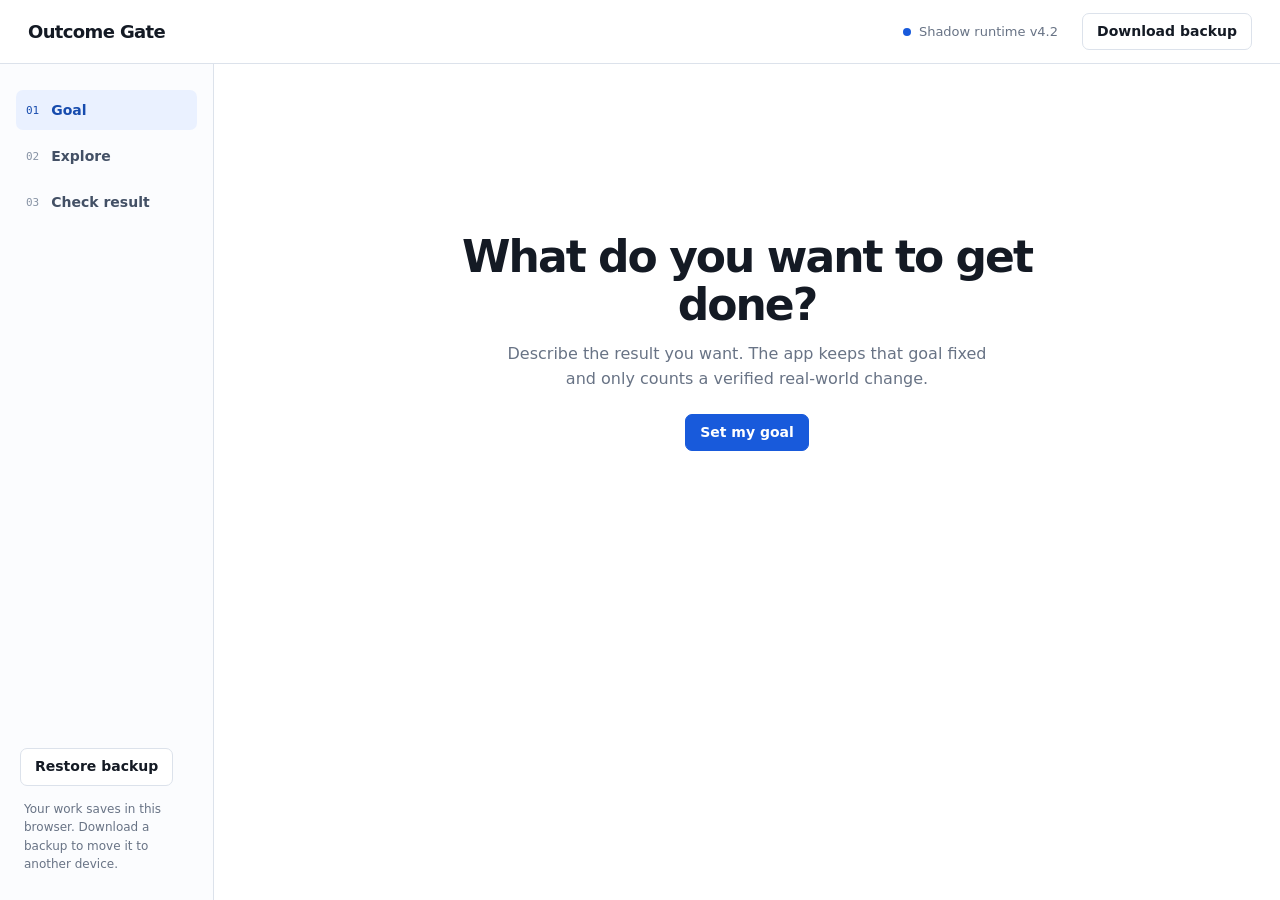
<file: index.html>
<!doctype html>
<html lang="en">
<head>
  <meta charset="utf-8">
  <meta name="viewport" content="width=device-width, initial-scale=1">
  <meta http-equiv="refresh" content="0; url=./fable-enforce/web/">
  <title>Opening Outcome Gate</title>
  <script>window.location.replace(new URL("./fable-enforce/web/", window.location.href).href);</script>
</head>
<body>
  <p>Opening <a href="./fable-enforce/web/">Outcome Gate</a>…</p>
</body>
</html>
</file>
<file: fable-enforce/web/styles.css>
:root {
  color-scheme: light;
  --ink: #141a24;
  --muted: #687385;
  --line: #dce2eb;
  --soft: #f4f7fb;
  --blue: #185adb;
  --blue-dark: #1248b5;
  --red: #a43131;
  --red-bg: #fff1f1;
  --green: #166b45;
  --green-bg: #edf8f1;
  --white: #fff;
  font-family: Inter, ui-sans-serif, system-ui, -apple-system, BlinkMacSystemFont, "Segoe UI", sans-serif;
  background: var(--white);
  color: var(--ink);
  font-synthesis: none;
  text-rendering: optimizeLegibility;
}

* { box-sizing: border-box; }
body { margin: 0; min-width: 320px; min-height: 100vh; }
button, input, textarea, select { font: inherit; }
button { cursor: pointer; }
.topbar { height: 64px; display: flex; align-items: center; gap: 24px; padding: 0 28px; border-bottom: 1px solid var(--line); background: #fff; position: sticky; top: 0; z-index: 4; }
.wordmark { font-weight: 720; letter-spacing: -.035em; text-decoration: none; color: var(--ink); font-size: 18px; }
.runtime { color: var(--muted); font-size: 13px; margin-left: auto; display: flex; align-items: center; gap: 8px; }
.runtime-dot { width: 8px; height: 8px; border-radius: 50%; background: var(--blue); display: inline-block; }
.quiet-button, .primary-button, .icon-button { border: 1px solid var(--line); background: var(--white); color: var(--ink); border-radius: 7px; padding: 10px 14px; font-size: 14px; font-weight: 620; line-height: 1.1; }
.quiet-button:hover, .icon-button:hover { border-color: #a9b6c9; background: #f8faff; }
.primary-button { background: var(--blue); border-color: var(--blue); color: var(--white); }
.primary-button:hover { background: var(--blue-dark); }
.primary-button:disabled { background: #9eabc0; border-color: #9eabc0; cursor: not-allowed; }
.shell { display: grid; grid-template-columns: 214px minmax(0, 1fr); min-height: calc(100vh - 64px); }
.rail { border-right: 1px solid var(--line); padding: 26px 16px; display: flex; flex-direction: column; gap: 6px; background: #fbfcfe; }
.nav-item { text-align: left; width: 100%; display: flex; align-items: center; gap: 12px; border: 0; background: transparent; color: #435065; border-radius: 7px; padding: 12px 10px; font-size: 14px; font-weight: 600; }
.nav-item span { color: #8793a5; font: 11px ui-monospace, SFMono-Regular, Menlo, monospace; }
.nav-item.active { background: #eaf1ff; color: #174cae; }
.nav-item.active span { color: #174cae; }
.rail-bottom { margin-top: auto; padding: 20px 4px 0; }
.rail-bottom p { font-size: 12px; line-height: 1.55; color: var(--muted); margin: 14px 4px 0; }
.workspace { min-width: 0; width: 100%; max-width: 1320px; padding: 34px 42px 80px; margin: 0 auto; }
.page-heading { display: flex; align-items: flex-end; justify-content: space-between; gap: 20px; margin-bottom: 24px; }
h1 { font-size: clamp(25px, 3vw, 34px); letter-spacing: -.045em; line-height: 1.08; margin: 0; font-weight: 730; }
h2 { font-size: 21px; letter-spacing: -.03em; margin: 0; }
h3 { font-size: 16px; margin: 0; letter-spacing: -.02em; }
p { line-height: 1.55; }
.subhead { margin: 8px 0 0; color: var(--muted); max-width: 620px; font-size: 14px; }
.heading-actions { display: flex; align-items: center; gap: 8px; }
.status { border: 1px solid var(--line); border-radius: 7px; padding: 9px 12px; display: inline-flex; gap: 8px; align-items: center; font-size: 12px; font-weight: 700; letter-spacing: .02em; }
.status::before { content: ""; width: 7px; height: 7px; border-radius: 50%; background: currentColor; }
.status.blocked { color: var(--red); background: var(--red-bg); border-color: #f1d4d4; }
.status.open { color: #855a00; background: #fff8e5; border-color: #f1e3b4; }
.status.pass { color: var(--green); background: var(--green-bg); border-color: #cce6d6; }
.objective-panel { border: 1px solid var(--line); border-radius: 9px; padding: 22px 24px; display: grid; grid-template-columns: minmax(0, 1.45fr) minmax(260px, .8fr); gap: 28px; }
.objective-title { font-size: 20px; font-weight: 680; letter-spacing: -.025em; margin-bottom: 20px; }
.facts { display: grid; grid-template-columns: 150px minmax(0, 1fr); row-gap: 12px; column-gap: 16px; font-size: 14px; }
.fact-label { color: var(--muted); }
.fact-value { overflow-wrap: anywhere; }
.fact-value strong { font-weight: 650; }
.rule-stack { display: flex; flex-direction: column; gap: 12px; }
.alert-box, .rule-box { padding: 15px 16px; border-radius: 7px; font-size: 13px; line-height: 1.5; }
.alert-box { color: var(--red); background: var(--red-bg); border: 1px solid #f1d4d4; }
.alert-box p, .rule-box p { margin: 6px 0 0; }
.rule-box { color: #435065; background: var(--soft); border: 1px solid var(--line); }
.rule-box strong { color: var(--ink); }
.section { margin-top: 28px; border-top: 1px solid var(--line); padding-top: 20px; }
.section-header { display: flex; justify-content: space-between; align-items: center; gap: 16px; margin-bottom: 14px; }
.section-header p { color: var(--muted); font-size: 13px; margin: 5px 0 0; }
.timeline { display: flex; flex-direction: column; }
.timeline-row { display: grid; grid-template-columns: 22px 118px minmax(0, 1fr) auto; align-items: center; min-height: 62px; gap: 14px; font-size: 13px; }
.timeline-marker { justify-self: center; position: relative; width: 12px; height: 12px; border: 2px solid #8fa0b8; border-radius: 50%; background: #fff; }
.timeline-row:not(:last-child) .timeline-marker::after { content: ""; position: absolute; top: 10px; left: 3px; height: 49px; width: 1px; background: #c7d1e0; }
.timeline-row:first-child .timeline-marker { background: var(--blue); border-color: var(--blue); }
.timeline-date { color: var(--muted); }
.timeline-description strong { display: block; font-weight: 650; }
.timeline-description span { color: var(--muted); display: block; margin-top: 3px; }
.timeline-link { color: var(--blue); text-decoration: none; font-size: 12px; }
.evidence-grid { display: grid; grid-template-columns: 1fr 1fr; gap: 12px; }
.evidence-card { min-width: 0; border: 1px solid var(--line); border-radius: 7px; padding: 15px; display: flex; justify-content: space-between; gap: 10px; align-items: center; }
.evidence-card span { display: block; color: var(--muted); font-size: 12px; margin-top: 5px; }
.evidence-card strong { font-size: 14px; }
.evidence-arrow { color: #8a98ab; font-size: 20px; }
.evidence-controls { display: flex; gap: 9px; align-items: center; margin-top: 13px; }
.evidence-controls input[type=url] { flex: 1; min-width: 0; }
input, textarea, select { width: 100%; border: 1px solid #c7d0dd; border-radius: 6px; padding: 10px 11px; background: white; color: var(--ink); font-size: 14px; outline: none; }
input:focus, textarea:focus, select:focus { border-color: #4e7dd9; box-shadow: 0 0 0 3px #e8f0ff; }
textarea { resize: vertical; }
label { font-size: 13px; font-weight: 620; display: flex; flex-direction: column; gap: 7px; }
.empty-state { max-width: 660px; margin: 15vh auto 0; text-align: center; }
.empty-state p { color: var(--muted); margin: 14px auto 22px; max-width: 480px; }
.empty-state h1 { font-size: clamp(30px, 5vw, 44px); }
.section-copy { font-size: 14px; color: var(--muted); max-width: 800px; }
.route-list { display: grid; grid-template-columns: repeat(2, minmax(0, 1fr)); gap: 14px; margin-top: 20px; }
.route { border: 1px solid var(--line); border-radius: 8px; padding: 17px; min-width: 0; }
.route-head { display: flex; align-items: flex-start; justify-content: space-between; gap: 12px; }
.route-number { color: var(--muted); font: 12px ui-monospace, SFMono-Regular, Menlo, monospace; }
.route dl { display: grid; grid-template-columns: 100px minmax(0,1fr); gap: 9px 12px; margin: 18px 0 0; font-size: 13px; }
.route dt { color: var(--muted); }
.route dd { margin: 0; overflow-wrap: anywhere; }
.route-actions { display: flex; gap: 8px; margin-top: 16px; border-top: 1px solid var(--line); padding-top: 12px; }
.route-actions select { width: auto; }
.generation-lock { border-left: 3px solid var(--red); padding: 12px 14px; background: var(--red-bg); color: #792e2e; margin: 18px 0; font-size: 13px; }
.packet { width: 100%; min-height: 250px; margin-top: 14px; font: 13px/1.55 ui-monospace, SFMono-Regular, Menlo, monospace; }
.verify-grid { display: grid; grid-template-columns: minmax(0,1fr) minmax(260px,.65fr); gap: 22px; margin-top: 20px; }
.verify-panel { border: 1px solid var(--line); border-radius: 8px; padding: 18px; }
.verify-panel textarea { min-height: 210px; margin-top: 12px; }
.hit-list { display: flex; flex-direction: column; gap: 10px; margin-top: 12px; }
.hit { border-left: 3px solid var(--red); background: var(--red-bg); padding: 11px 12px; font-size: 13px; overflow-wrap: anywhere; }
.hit strong { display: block; margin-bottom: 3px; }
.clean-message { border-left: 3px solid var(--green); background: var(--green-bg); padding: 13px; color: var(--green); font-size: 13px; }
.form-note { color: var(--muted); font-size: 12px; line-height: 1.5; margin: 12px 0 0; font-weight: 450; }
dialog { border: 1px solid var(--line); border-radius: 10px; padding: 0; width: min(560px, calc(100vw - 24px)); max-height: min(92vh, 780px); overflow: auto; color: var(--ink); box-shadow: 0 20px 60px #15223830; }
dialog::backdrop { background: #15223855; }
.dialog-form { padding: 24px; display: flex; flex-direction: column; gap: 15px; }
.dialog-heading { display: flex; justify-content: space-between; align-items: center; margin-bottom: 2px; }
.icon-button { padding: 4px 9px; font-size: 22px; font-weight: 400; }
.field-pair { display: grid; grid-template-columns: 1fr 1fr; gap: 12px; }
.dialog-actions { display: flex; justify-content: flex-end; gap: 8px; margin-top: 5px; }
.check-label { display: flex; flex-direction: row; align-items: flex-start; font-weight: 500; line-height: 1.45; }
.check-label input { width: 16px; height: 16px; margin: 1px 2px 0 0; flex: 0 0 auto; }
.file-field input { font-weight: 450; }
.toast { position: fixed; right: 20px; bottom: 20px; z-index: 10; padding: 12px 16px; background: #172336; color: white; border-radius: 8px; font-size: 13px; box-shadow: 0 6px 24px #09152930; }
.danger-link { color: #9e3333; }
.hidden { display: none !important; }
@media (max-width: 760px) {
  .topbar { height: 56px; padding: 0 15px; gap: 10px; }
  .wordmark { font-size: 16px; }
  .runtime { font-size: 11px; gap: 6px; }
  .topbar .quiet-button { font-size: 12px; padding: 8px 9px; }
  .shell { display: block; min-height: calc(100vh - 56px); }
  .rail { position: fixed; z-index: 3; bottom: 0; left: 0; right: 0; height: calc(58px + env(safe-area-inset-bottom)); padding: 5px 8px env(safe-area-inset-bottom); border: 0; border-top: 1px solid var(--line); flex-direction: row; justify-content: space-around; background: #fff; }
  .nav-item { width: 33.3%; flex-direction: column; justify-content: center; gap: 2px; padding: 4px 2px; font-size: 11px; }
  .nav-item span { font-size: 9px; }
  .rail-bottom { display: none; }
  .workspace { padding: 26px 15px 92px; }
  .page-heading { align-items: flex-start; flex-direction: column; margin-bottom: 18px; }
  .heading-actions { width: 100%; flex-wrap: wrap; }
  .objective-panel { grid-template-columns: 1fr; padding: 17px; gap: 18px; }
  .facts { grid-template-columns: 112px minmax(0,1fr); row-gap: 10px; font-size: 13px; }
  .objective-title { margin-bottom: 15px; font-size: 18px; }
  .evidence-grid { grid-template-columns: 1fr; }
  .evidence-controls { align-items: stretch; flex-direction: column; }
  .timeline-row { grid-template-columns: 18px 72px minmax(0,1fr); gap: 8px; min-height: 63px; font-size: 12px; }
  .timeline-link { grid-column: 3; justify-self: start; margin-top: -8px; }
  .timeline-row:not(:last-child) .timeline-marker::after { height: 51px; }
  .route-list, .verify-grid { grid-template-columns: 1fr; }
  .route dl { grid-template-columns: 86px minmax(0,1fr); }
  .section-header { align-items: flex-start; }
  .dialog-form { padding: 19px; }
}

.wizard-lead { margin: -2px 0 0; color: var(--muted); font-size: 13px; line-height: 1.5; }
.wizard-progress { list-style: none; display: grid; grid-template-columns: repeat(3, minmax(0, 1fr)); gap: 8px; padding: 0; margin: 0 0 2px; }
.wizard-progress li { display: flex; align-items: center; gap: 7px; min-width: 0; color: var(--muted); font-size: 11px; font-weight: 600; }
.wizard-progress li span { display: inline-grid; place-items: center; width: 23px; height: 23px; flex: 0 0 auto; border: 1px solid var(--line); border-radius: 50%; font-size: 11px; }
.wizard-progress li.is-current { color: var(--blue); }
.wizard-progress li.is-current span { color: white; background: var(--blue); border-color: var(--blue); }
.wizard-progress li.is-complete span { color: var(--green); border-color: var(--green); }
.objective-step[hidden] { display: none; }
.wizard-step-heading { margin: 3px 0 2px; }
.wizard-step-heading > span { color: var(--blue); font-size: 10px; letter-spacing: .08em; font-weight: 750; }
.wizard-step-heading h3 { margin-top: 4px; font-size: 19px; }
.wizard-step-heading p { margin: 5px 0 0; color: var(--muted); font-size: 12px; line-height: 1.45; }
.wizard-example { display: flex; flex-direction: column; gap: 3px; border-left: 3px solid #8aa9ed; background: #f4f7fd; padding: 9px 11px; font-size: 12px; line-height: 1.45; }
.wizard-example strong { color: #355b9f; font-size: 11px; }
.wizard-actions { display: flex; align-items: center; justify-content: space-between; gap: 10px; padding-top: 3px; }
.field-help { color: var(--muted); font-size: 11px; font-weight: 450; line-height: 1.4; }
@media (max-width: 760px) { .field-pair { grid-template-columns: 1fr; } .wizard-progress { gap: 4px; } .wizard-progress li { gap: 4px; font-size: 10px; } .wizard-progress li span { width: 21px; height: 21px; } }

.setup-intro { margin: -2px 0 2px; color: var(--muted); font-size: 13px; line-height: 1.5; }
.objective-options { border: 1px solid var(--line); border-radius: 7px; padding: 10px 12px; }
.objective-options summary { color: var(--blue); cursor: pointer; font-size: 13px; font-weight: 650; }
.objective-options[open] { display: flex; flex-direction: column; gap: 12px; }
.objective-options label { margin-top: 2px; }
.sync-card { display: flex; align-items: center; justify-content: space-between; gap: 18px; border: 1px solid #cbd8ee; border-radius: 9px; background: #f5f8ff; padding: 18px 20px; }
.sync-card h2 { font-size: 18px; }
.sync-card p { margin: 6px 0 0; color: var(--muted); font-size: 13px; line-height: 1.5; max-width: 650px; }
.sync-card .primary-button { flex: 0 0 auto; }
@media (max-width: 760px) { .sync-card { align-items: stretch; flex-direction: column; padding: 16px; } .sync-card .primary-button { width: 100%; } }

.timeline-pending { color: var(--muted); font-size: 12px; }
.evidence-missing { border-color: #e2c77c; background: #fffaf0; }
.evidence-missing button { flex: 0 0 auto; }
@media (max-width: 760px) { .evidence-missing { align-items: flex-start; flex-direction: column; } }
@media (prefers-reduced-motion: no-preference) {
  button { transition: background-color .12s ease, border-color .12s ease; }
}
</file>
